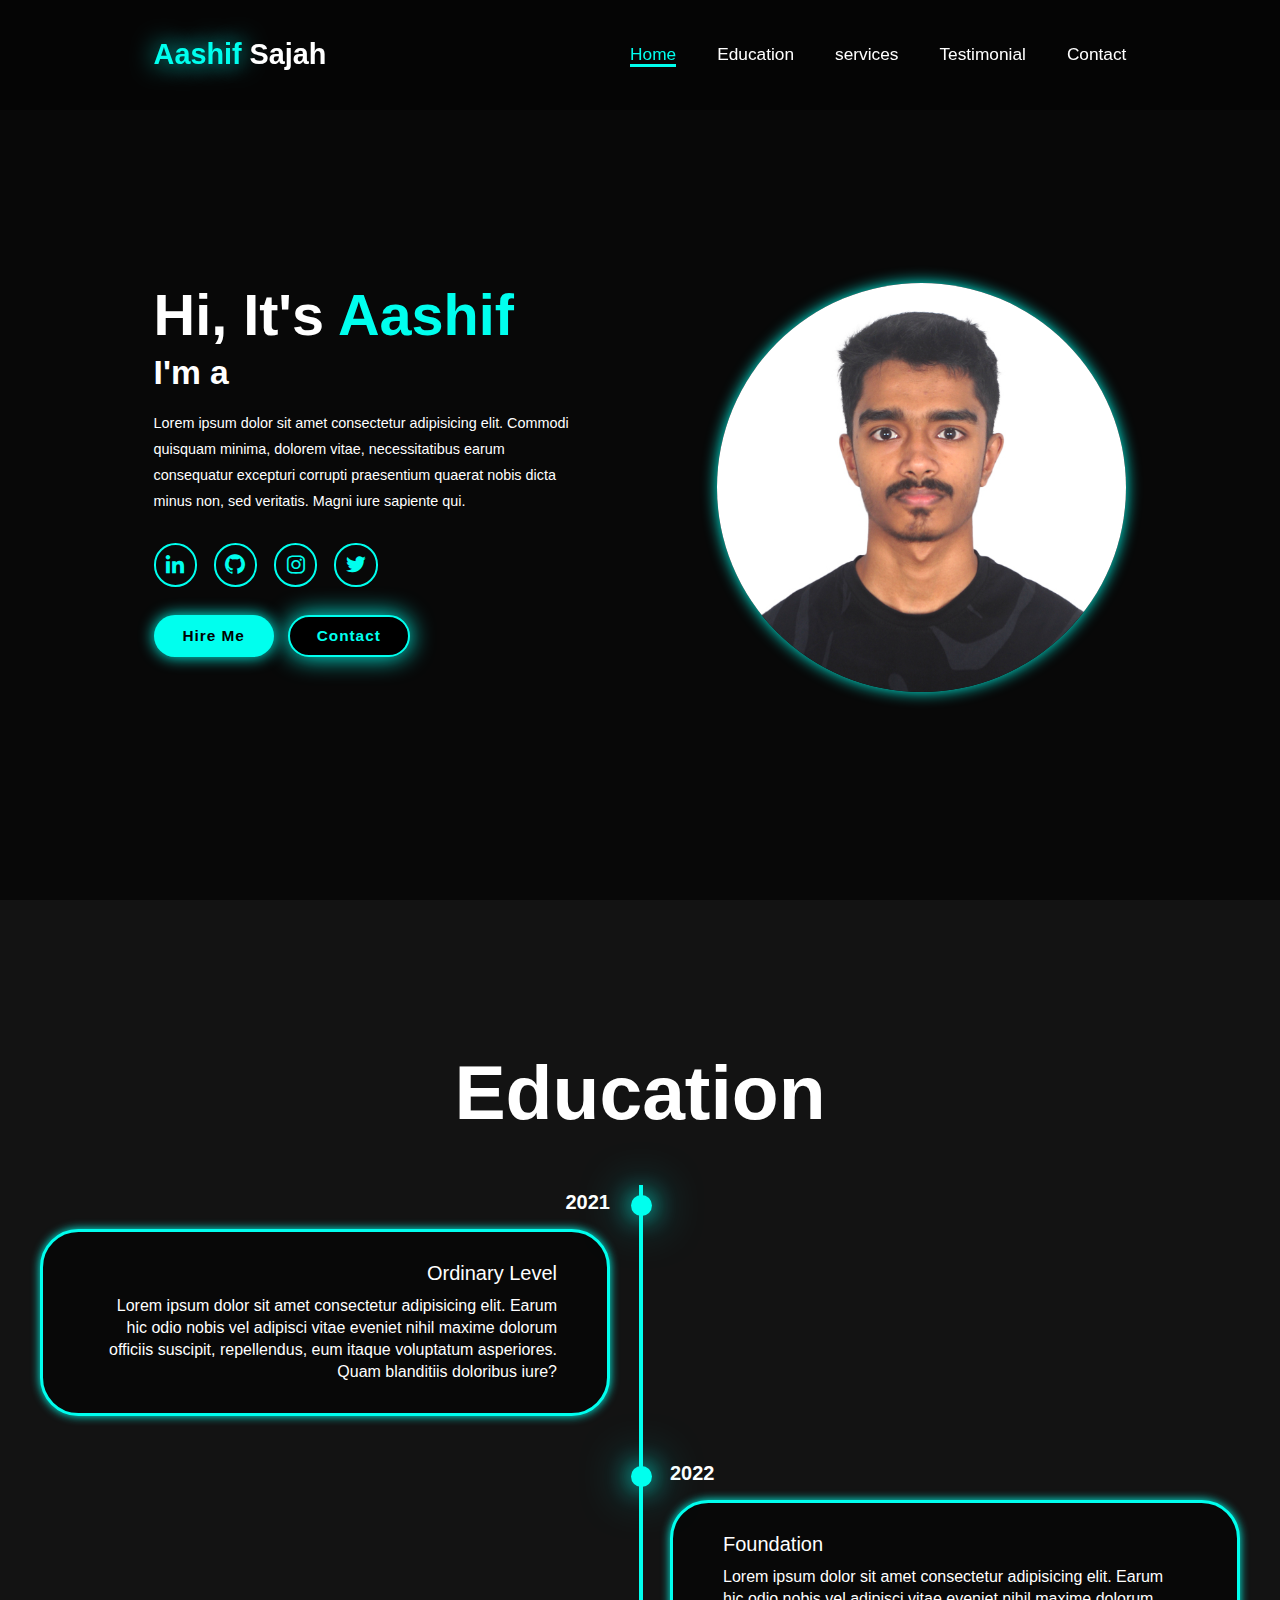
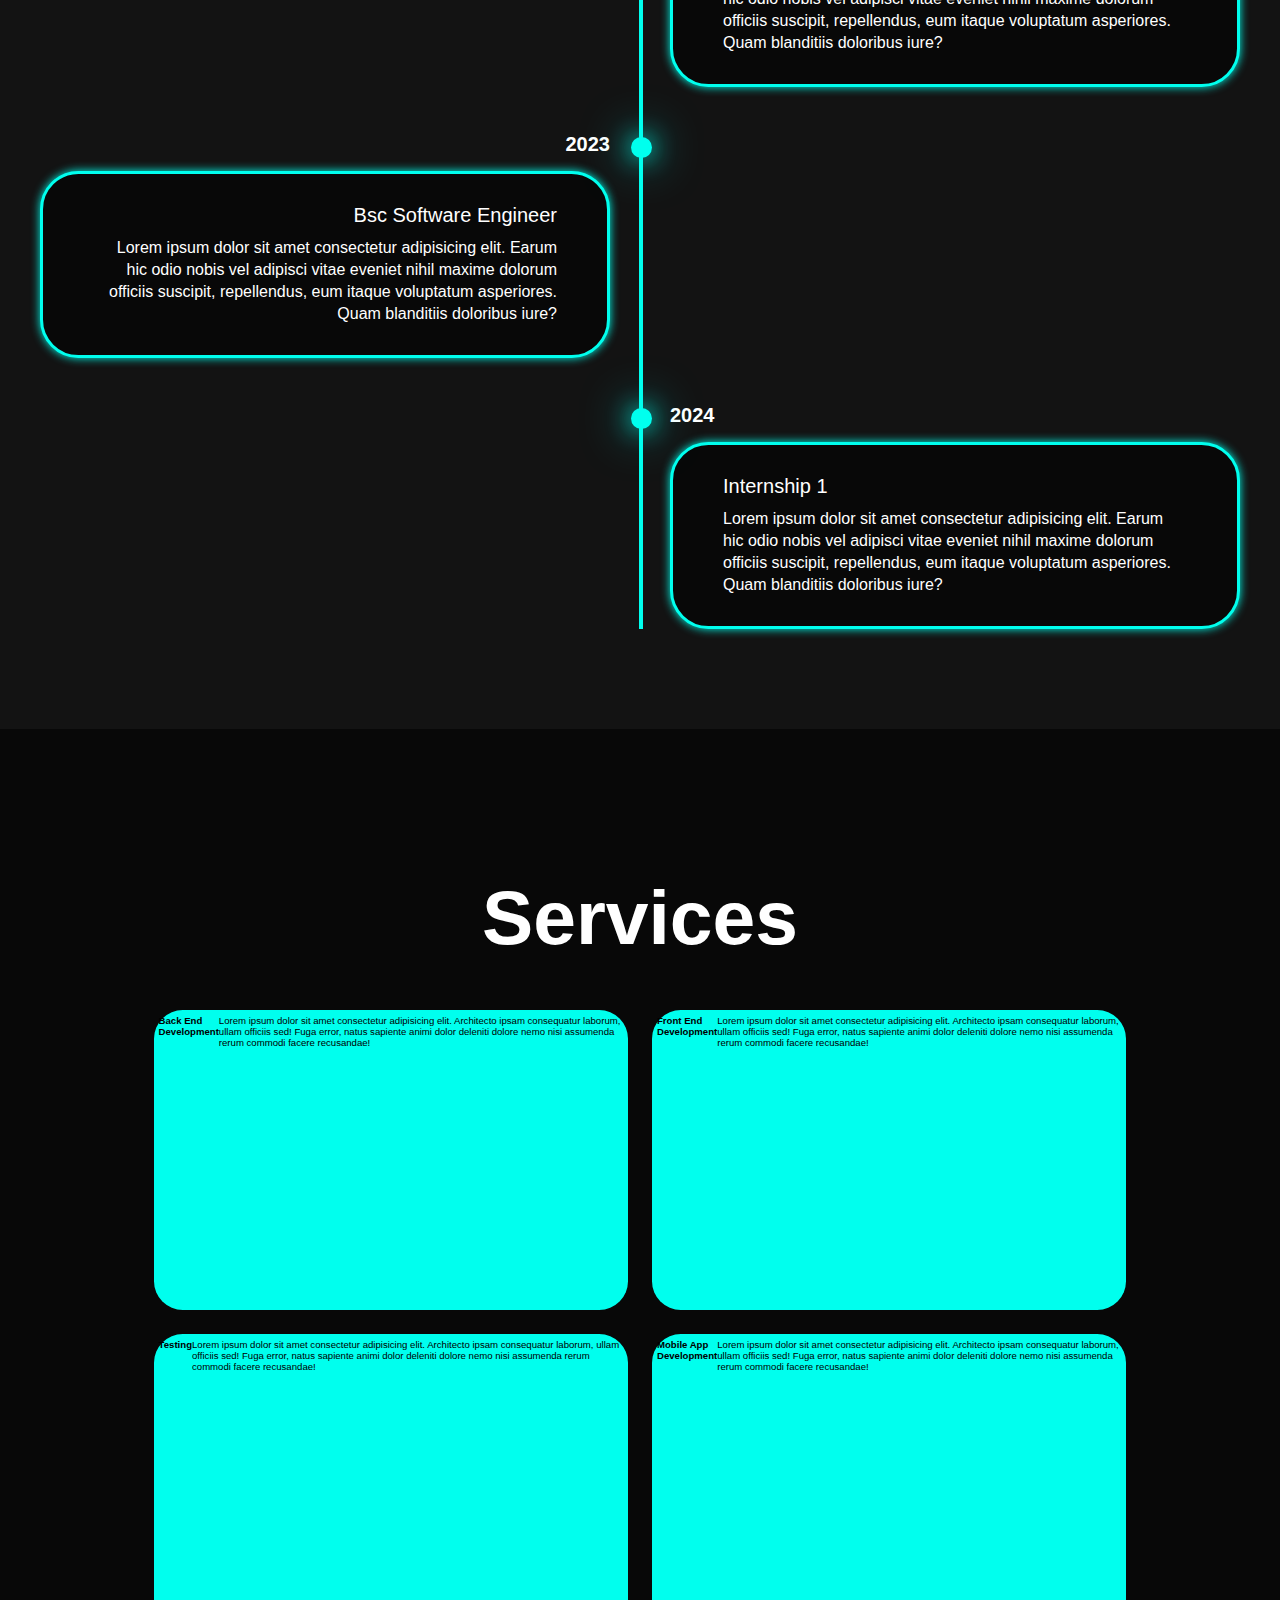
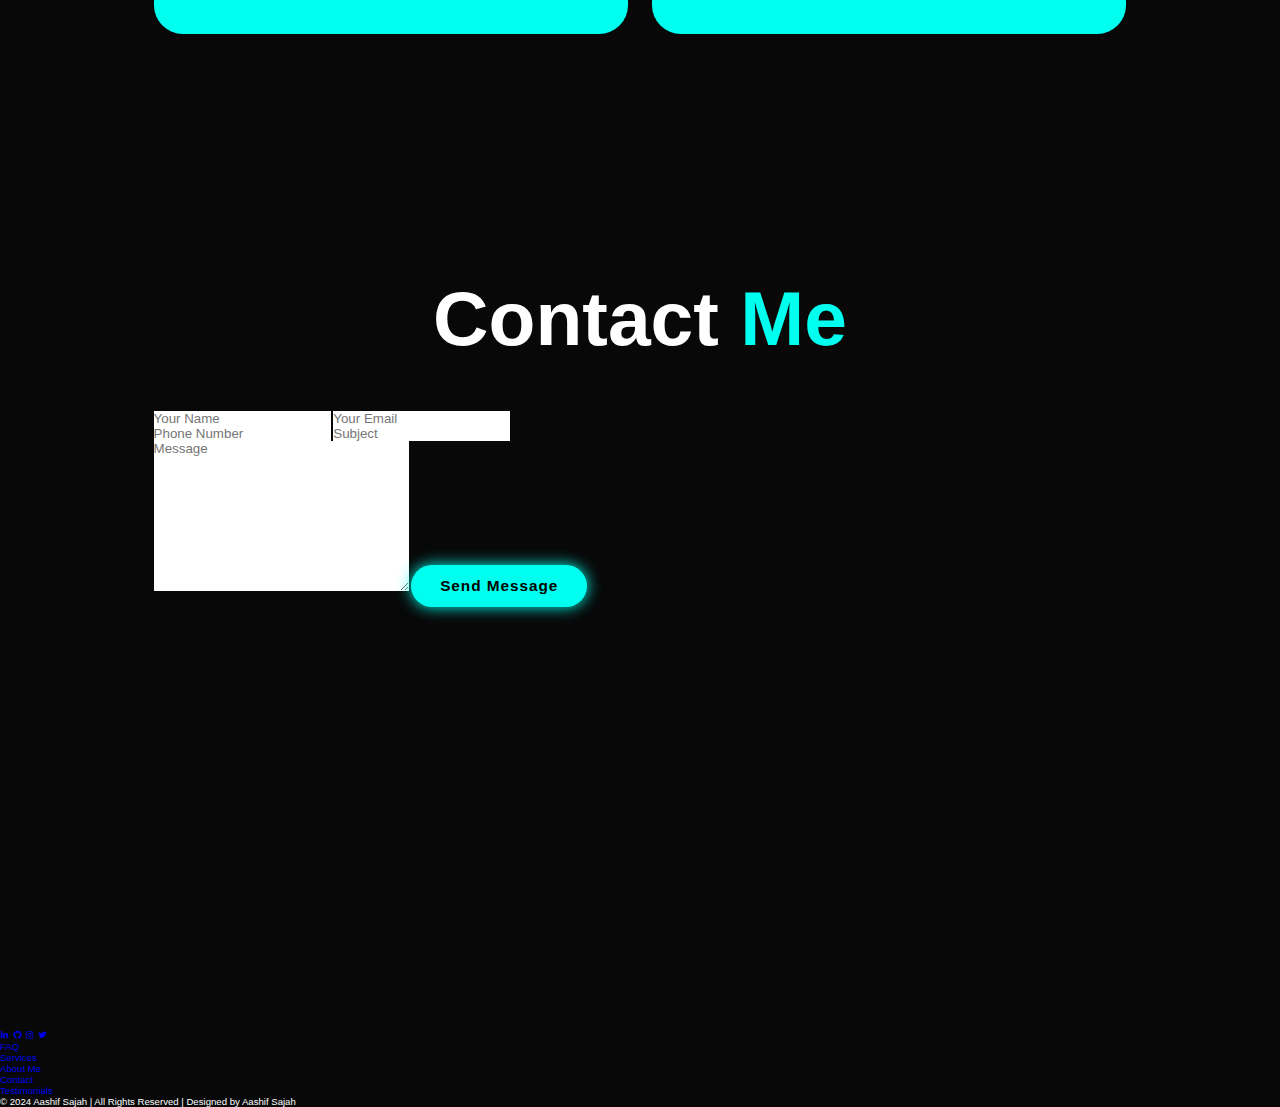
<file: index.html>
<!DOCTYPE html>
<html lang="en">
  <head>
    <meta charset="UTF-8" />
    <meta name="viewport" content="width=device-width, initial-scale=1.0" />
    <title>Aashif Portfolio</title>
    <link rel="stylesheet" href="style.css" />
    <link
      href="https://unpkg.com/boxicons@2.1.4/css/boxicons.min.css"
      rel="stylesheet"
    />
  </head>
  <body>
    <header class="header">
      <a href="#home" class="logo"> <span>Aashif</span> Sajah </a>
      <i class="bx bx-menu" id="menu-icon"></i>
      <nav class="navbar">
        <a href="#home" class="active">Home</a>
        <a href="#education">Education</a>
        <a href="#services">services</a>
        <a href="#testimonial">Testimonial</a>
        <a href="#contact">Contact</a>
      </nav>
    </header>

    <section class="home" id="home">
      <div class="home-content">
        <h1>Hi, It's <span>Aashif</span></h1>
        <h3 class="text-animation">I'm a <span></span></h3>
        <p>
          Lorem ipsum dolor sit amet consectetur adipisicing elit. Commodi
          quisquam minima, dolorem vitae, necessitatibus earum consequatur
          excepturi corrupti praesentium quaerat nobis dicta minus non, sed
          veritatis. Magni iure sapiente qui.
        </p>

        <div class="social-icons">
          <a href="#"><i class="bx bxl-linkedin"></i></a>
          <a href="#"><i class="bx bxl-github"></i></a>
          <a href="#"><i class="bx bxl-instagram"></i></a>
          <a href="#"><i class="bx bxl-twitter"></i></a>
        </div>

        <div class="btn-group">
          <a href="#" class="btn">Hire Me</a>
          <a href="#contact" class="btn">Contact</a>
        </div>
      </div>

      <div class="home-img">
        <img src="profile.jpg" alt="" />
      </div>
    </section>

    <!-- Education Section -->

    <section class="education" id="education">
      <h2 class="heading">Education</h2>

      <div class="timeline-items">
        <div class="timeline-item">
          <div class="timeline-dot"></div>
          <div class="timeline-date">2021</div>
          <div class="timeline-content">
            <h3>Ordinary Level</h3>
            <p>
              Lorem ipsum dolor sit amet consectetur adipisicing elit. Earum hic
              odio nobis vel adipisci vitae eveniet nihil maxime dolorum
              officiis suscipit, repellendus, eum itaque voluptatum asperiores.
              Quam blanditiis doloribus iure?
            </p>
          </div>
        </div>

        <div class="timeline-item">
          <div class="timeline-dot"></div>
          <div class="timeline-date">2022</div>
          <div class="timeline-content">
            <h3>Foundation</h3>
            <p>
              Lorem ipsum dolor sit amet consectetur adipisicing elit. Earum hic
              odio nobis vel adipisci vitae eveniet nihil maxime dolorum
              officiis suscipit, repellendus, eum itaque voluptatum asperiores.
              Quam blanditiis doloribus iure?
            </p>
          </div>
        </div>

        <div class="timeline-item">
          <div class="timeline-dot"></div>
          <div class="timeline-date">2023</div>
          <div class="timeline-content">
            <h3>Bsc Software Engineer</h3>
            <p>
              Lorem ipsum dolor sit amet consectetur adipisicing elit. Earum hic
              odio nobis vel adipisci vitae eveniet nihil maxime dolorum
              officiis suscipit, repellendus, eum itaque voluptatum asperiores.
              Quam blanditiis doloribus iure?
            </p>
          </div>
        </div>

        <div class="timeline-item">
          <div class="timeline-dot"></div>
          <div class="timeline-date">2024</div>
          <div class="timeline-content">
            <h3>Internship 1</h3>
            <p>
              Lorem ipsum dolor sit amet consectetur adipisicing elit. Earum hic
              odio nobis vel adipisci vitae eveniet nihil maxime dolorum
              officiis suscipit, repellendus, eum itaque voluptatum asperiores.
              Quam blanditiis doloribus iure?
            </p>
          </div>
        </div>
      </div>
    </section>

    <section class="services" id="services">
      <h2 class="heading">Services</h2>

      <div class="service-container">
        <div class="service-box">
          <div class="service-info">
            <h4>Back End Development</h4>
            <p>
              Lorem ipsum dolor sit amet consectetur adipisicing elit.
              Architecto ipsam consequatur laborum, ullam officiis sed! Fuga
              error, natus sapiente animi dolor deleniti dolore nemo nisi
              assumenda rerum commodi facere recusandae!
            </p>
          </div>
        </div>

        <div class="service-box">
          <div class="service-info">
            <h4>Front End Development</h4>
            <p>
              Lorem ipsum dolor sit amet consectetur adipisicing elit.
              Architecto ipsam consequatur laborum, ullam officiis sed! Fuga
              error, natus sapiente animi dolor deleniti dolore nemo nisi
              assumenda rerum commodi facere recusandae!
            </p>
          </div>
        </div>

        <div class="service-box">
          <div class="service-info">
            <h4>Testing</h4>
            <p>
              Lorem ipsum dolor sit amet consectetur adipisicing elit.
              Architecto ipsam consequatur laborum, ullam officiis sed! Fuga
              error, natus sapiente animi dolor deleniti dolore nemo nisi
              assumenda rerum commodi facere recusandae!
            </p>
          </div>
        </div>

        <div class="service-box">
          <div class="service-info">
            <h4>Mobile App Development</h4>
            <p>
              Lorem ipsum dolor sit amet consectetur adipisicing elit.
              Architecto ipsam consequatur laborum, ullam officiis sed! Fuga
              error, natus sapiente animi dolor deleniti dolore nemo nisi
              assumenda rerum commodi facere recusandae!
            </p>
          </div>
        </div>
      </div>
    </section>

    <!-- Contact Section -->

    <section class="contact" id="contact">
      <h2 class="heading">Contact <span>Me</span></h2>

      <form action="">
        <div class="input-group">
          <div class="input-box">
            <input type="text" placeholder="Your Name" />
            <input type="email" placeholder="Your Email" />
          </div>

          <div class="input-box">
            <input type="number" placeholder="Phone Number" />
            <input type="text" placeholder="Subject" />
          </div>
        </div>

        <div class="input-group-2">
          <textarea
            name=""
            id=""
            cols="30"
            rows="10"
            placeholder="Message"
          ></textarea>
          <input type="submit" value="Send Message" class="btn" />
        </div>
      </form>
    </section>

    <!-- Footer -->

    <footer class="footer">
      <div class="social">
        <a href="#"><i class="bx bxl-linkedin"></i></a>
        <a href="#"><i class="bx bxl-github"></i></a>
        <a href="#"><i class="bx bxl-instagram"></i></a>
        <a href="#"><i class="bx bxl-twitter"></i></a>
      </div>

      <ul class="list">
        <li>
          <a href="#">FAQ</a>
        </li>

        <li>
          <a href="#">Services</a>
        </li>

        <li>
          <a href="#">About Me</a>
        </li>

        <li>
          <a href="#">Contact</a>
        </li>

        <li>
          <a href="#">Testimonials</a>
        </li>
      </ul>

      <p class="copyright">
        © 2024 Aashif Sajah | All Rights Reserved | Designed by Aashif Sajah
      </p>
    </footer>

    <script src="script.js"></script>
  </body>
</html>
</file>
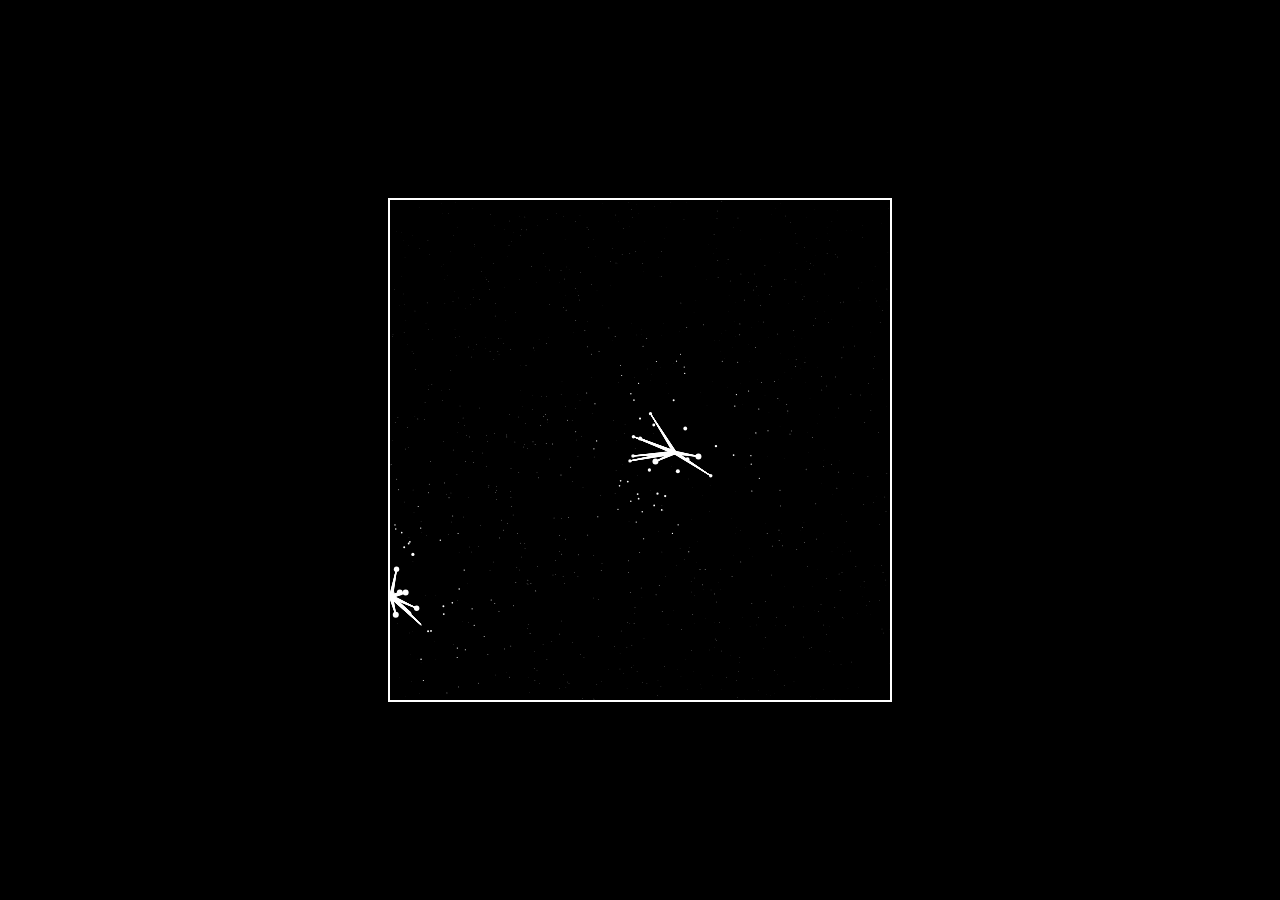
<file: Cursor Test/index.html>
<!DOCTYPE html>
<html lang="en">
<head>
  <meta charset="UTF-8" />
  <meta name="viewport" content="width=device-width, initial-scale=1.0" />
  <title>Spider Movement Inside Div</title>
  <style>
    body {
      display: flex;
      justify-content: center;
      align-items: center;
      height: 100vh;
      margin: 0;
      background: black;
    }

    #spider-box {
      position: relative;
      width: 500px;
      height: 500px;
      overflow: hidden;
      border: 2px solid white;
    }

    canvas {
      position: absolute;
      top: 0;
      left: 0;
    }
  </style>
</head>
<body>
  <div id="spider-box">
    <canvas id="canvas"></canvas>
  </div>
  <script src="script.js"></script>
</body>
</html>
</file>
<file: style.css>
* {
    margin: 0;
    padding: 0;
    box-sizing: border-box;
    text-decoration: none;
    border: none;
    outline: none;
    font-family: 'Poppins', sans-serif;
    scroll-behavior: smooth;
}

/* Creating Some Variables */
:root {
    --bg-color: #080808;
    --secondary-bg-color: #131313;
    --text-color: white;
    --main-color: #00ffee;
}

html {
    font-size: 60%;
    overflow-x: hidden;
}

body {
    background-color: var(--bg-color);
    color: var(--text-color);
}

.header {
    position: fixed;
    top: 0;
    left: 0;
    width: 100%;
    padding: 4rem 12% 4rem; 
    background: rgba(0, 0, 0, 0.3);
    display: flex;
    justify-content: space-between;
    align-items: center;
    z-index: 5;
}

.logo {
    font-size: 3rem;
    font-weight: 800;
    color: var(--text-color);
    cursor: pointer;
    transition: 0.3s ease;
}

.logo:hover {
    transform: scale(1.1);
}

.logo span {
    text-shadow: 0 0 25px var(--main-color);
}

.navbar a{
    font-size: 1.8rem;
    font-weight: 500;
    margin-left: 4rem;
    color: var(--text-color);
    cursor: pointer;
    transition: 0.3s ease;
    border-bottom: 3px solid transparent;
}

.navbar a:hover,
.navbar a.active {
    color: var(--main-color);
    border-bottom: 3px solid var(--main-color);
}

#menu-icon {
    font-size: 3.6rem;
    color: var(--main-color);
    cursor: pointer;
    display: none;
}

section {
    min-height: 100vh;
    padding: 10rem 12% 10rem;
}

.home {
    display: flex;
    justify-content: center;
    align-items: center;
    gap: 15rem;
}

.home-content {
    display: flex;
    flex-direction: column;
    align-items: baseline;
    text-align: left;
    justify-content: center;
    margin-top: 3rem;
}

span {
    color: var(--main-color);
}

.logo span {
    color: var(--main-color);
}

.home-content h3 {
    margin-bottom: 2rem;
    font-size: 3.5rem;
    margin-top: 1rem;
}

.home-content h1 {
    font-size: 6rem;
    font-weight: 700;
    margin-top: 1.5rem;
    line-height: 1;
}

.home-img {
    border-radius: 50%;
}

.home-img img {
    position: relative;
    top: 4rem;
    width: 32vw;
    border-radius: 50%;
    box-shadow: 0 0 15px var(--main-color);
    cursor: pointer;
    transition: 0.4s ease-in-out;
}

.home-img img:hover {
    box-shadow: 0 0 15px var(--main-color),
                0 0 40px var(--main-color),
                0 0 90px var(--main-color);   
}


.home-content p {
    font-size: 1.5rem;
    font-weight: 500;
    line-height: 1.8;
    max-width: 1000px;
}

.social-icons a {
    display: inline-flex;
    justify-content: center;
    align-items: center;
    width: 4.5rem;
    height: 4.5rem;
    background: transparent;
    border: 2px solid var(--main-color);
    font-size: 2.5rem;
    border-radius: 50%;
    color: var(--main-color);
    margin: 3rem 1.5rem 3rem 0;
    transition: 0.3s ease-in-out;
}

.social-icons a:hover {
    color: var(--text-color);
    transform: scale(1.5)translateY(-5px);
    box-shadow: 0 0 25px var(--main-color);
    background-color: var(--main-color);
}

.btn {
    display: inline-block;
    padding: 1rem 2.8rem;
    background: var(--main-color);
    box-shadow: 0 0 15px var(--main-color);
    border-radius: 4rem;
    font-size: 1.6rem;
    color: black;
    border: 2px solid transparent;
    letter-spacing: 0.1rem;
    font-weight: 600;
    transition: 0.3s ease-in-out;
    cursor: pointer;
}

.btn:hover {
   transform: scale(1.05);
   box-shadow: 0 0 50px var(--main-color);
}

.btn-group {
    display: flex;
    align-items: center;
    gap: 1.5rem;
}

.btn-group a:nth-of-type(2) { /* Changing even btn color and all */
    background-color: black;
    color: var(--main-color);
    border: 2px solid var(--main-color);
    box-shadow: 0 0 25px var(--main-color);
}

.btn-group a:nth-of-type(2):hover {
   box-shadow: 0 0 25px var(--main-color);
   background-color: var(--main-color);
   color: black;
}

.text-animation span {
    position: relative;
}

.text-animation span::before {
    content: 'Full Stack Developer';
    color: var(--main-color);
    animation: words 20s infinite;
}

.text-animation span::after {
    content: '';
    background-color: var(--bg-color);
    position: absolute;
    width: calc(100% + 8px);
    height: 100%;
    border-left: 3px solid var(--bg-color);
    right: -8px;
    animation: cursor 0.6s infinite, typing 20s steps(14) infinite;
}

@keyframes cursor {
    to{
        border-left: 2px solid var(--main-color);
    }
}

@keyframes words {
    0%,
    20% {
        content: 'Full Stack Developer';
    }
    21%,
    40%{
        content: 'Web Developer';
    }
    41%,
    60%{
        content: 'Problem Solver';
    }
    61%,
    80%{
        content: 'Backend Developer';
    }
    81%,
    100%{
        content: 'Frontend Developer';
    }
}

@keyframes typing {
   10%,
   15%,
   30%,
   35%,
   50%,
   55%,
   70%,
   75%,
   90%,
   95%{
       width: 0;
   }
   5%,
   20%,
   25%,
   40%,
   45%,
   60%,
   65%,
   80%,
   85% {
       width: calc(100% + 8px);
   }

}

.heading {
    font-size: 8rem;
    text-align: center;
    margin: 5rem 0;
}

.education {
    padding: 100px 15px;
    background: var(--secondary-bg-color);
}

.education h2 {
    margin-bottom: 5rem;
}


.timeline-items {
    max-width: 1200px;
    margin: auto;
    display: flex;
    flex-wrap: wrap;
    position: relative;
}

.timeline-items::before {
    content: '';
    position: absolute;
    width: 4px;
    height: 100%;
    background: var(--main-color);
    left: calc(50% - 1px);
}

.timeline-item {
    width: 100%;
    margin-bottom: 40px;
    position: relative;
}

.timeline-item:last-child{
    margin-bottom: 0;
}

.timeline-item:nth-child(odd){
    padding-right: calc(50% + 30px);
    text-align: right;
}


.timeline-item:nth-child(even){
    padding-left: calc(50% + 30px);
}

.timeline-dot {
    height: 21px;
    width: 21px;
    background-color: var(--main-color);
    box-shadow: 0 0 25px var(--main-color),
                0 0 50px var(--main-color);
    position: absolute;
    left: calc(50% - 9px);
    border-radius: 50%;
    top: 10px;
                
}


.timeline-date {
    font-size: 20px;
    font-weight: 800;
    color: white;
    margin: 6px 0 15px;
}

.timeline-content {
    background-color: var(--bg-color);
    border: 3px solid var(--main-color);
    padding: 30px 50px;
    border-radius: 4rem;
    box-shadow: 0 0 10px var(--main-color);
    cursor: pointer;
    transition: 0.3s ease-in-out;
}

.timeline-content:hover {
    transform: scale(1.05);
    box-shadow: 0 0 25px var(--main-color);
}

.timeline-content h3 {
    font-size: 20px;
    color: white;
    margin: 0 0 10px;
    font-weight: 500;
}

.timeline-content p {
    font-size: 16px;
    color: white;
    font-weight: 300;
    line-height: 22px;
}

::-webkit-scrollbar {
    width: 15px;
}

::-webkit-scrollbar-thumb {
    background-color: var(--main-color);
}

::-webkit-scrollbar-track {
    background-color: var(--bg-color);
    width: 50px;
}

/* Services Section */

.services {
    background: var(--bg-color);
    color: black;
}

.services h2 {
   margin-bottom: 5rem;
   color: white;
}

.service-container{
    display: grid;
    grid-template-columns: repeat(2,1fr);
    align-items: center;
    gap: 2.5rem;
}

.service-box {
    background-color: var(--main-color);
    height: 300px;
    border-radius: 3rem;
    border: 5px solid transparent;
    cursor: pointer;
    transition: 0.4s ease-in-out;
}

.service-box:hover {
    transform: scale(1.03);
    background: white;
    color: black;
    border: 5px solid var(--main-color);
    ;
}

.service-box .service-info {
    display: flex;
}
</file>
